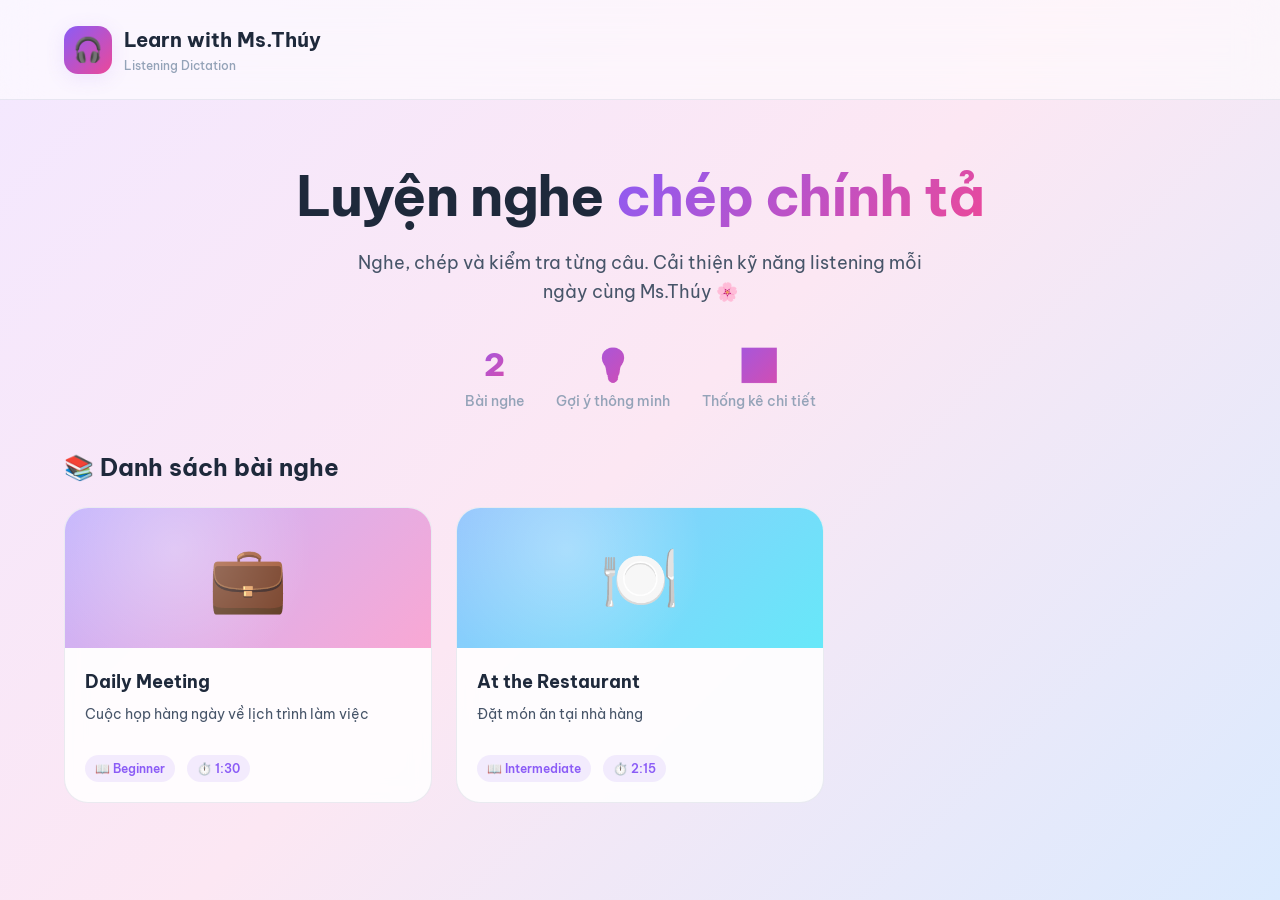
<file: index.html>
<!DOCTYPE html>
<html lang="vi">
<head>
<meta charset="UTF-8" />
<meta name="viewport" content="width=device-width, initial-scale=1.0" />
<title>Learn with Ms.Thúy - Luyện Nghe Chép Chính Tả</title>
<meta name="description" content="Website luyện nghe chép chính tả tiếng Anh chuyên nghiệp" />

<!-- Google Fonts -->
<link rel="preconnect" href="https://fonts.googleapis.com">
<link rel="preconnect" href="https://fonts.gstatic.com" crossorigin>
<link href="https://fonts.googleapis.com/css2?family=Be+Vietnam+Pro:wght@400;500;600;700;800&family=JetBrains+Mono:wght@400;600&display=swap" rel="stylesheet">

<link rel="stylesheet" href="styles.css" />
</head>
<body>

<!-- HEADER -->
<header class="header">
  <div class="container">
    <div class="header-content">
      <div class="logo">
        <div class="logo-icon">🎧</div>
        <div class="logo-text">
          Learn with Ms.Thúy
          <small>Listening Dictation</small>
        </div>
      </div>
    </div>
  </div>
</header>

<!-- HERO -->
<section class="hero">
  <div class="container">
    <h1>Luyện nghe <span class="text-gradient">chép chính tả</span></h1>
    <p>Nghe, chép và kiểm tra từng câu. Cải thiện kỹ năng listening mỗi ngày cùng Ms.Thúy 🌸</p>
    <div class="hero-stats">
      <div class="hero-stat">
        <div class="hero-stat-value" id="totalLessons">0</div>
        <div class="hero-stat-label">Bài nghe</div>
      </div>
      <div class="hero-stat">
        <div class="hero-stat-value">💡</div>
        <div class="hero-stat-label">Gợi ý thông minh</div>
      </div>
      <div class="hero-stat">
        <div class="hero-stat-value">📊</div>
        <div class="hero-stat-label">Thống kê chi tiết</div>
      </div>
    </div>
  </div>
</section>

<!-- COURSES LIST -->
<section class="container">
  <h2 class="section-title">📚 Danh sách bài nghe</h2>
  <div id="coursesList" class="courses-grid">
    <div class="loading">
      <div class="spinner"></div>
      <div>Đang tải danh sách bài nghe...</div>
    </div>
  </div>
</section>

<!-- Toast container -->
<div class="toast-container" id="toastContainer"></div>

<script src="script.js"></script>
<script>
/* =========================================================
   HOMEPAGE LOGIC
   ========================================================= */
async function loadArticles() {
  const container = document.getElementById('coursesList');

  try {
    const res = await fetch('data/articles.json?t=' + Date.now());
    if (!res.ok) throw new Error('Không thể tải articles.json');
    const articles = await res.json();

    document.getElementById('totalLessons').textContent = articles.length;

    if (!Array.isArray(articles) || articles.length === 0) {
      container.innerHTML = `
        <div class="empty-state" style="grid-column: 1/-1;">
          <div class="empty-state-icon">📭</div>
          <h3>Chưa có bài nghe nào</h3>
          <p>Vui lòng thêm file JSON vào thư mục data/</p>
        </div>`;
      return;
    }

    container.innerHTML = articles.map((article, index) => {
      const colorClasses = ['', 'blue', 'green', 'orange'];
      const colorClass = colorClasses[index % colorClasses.length];

      return `
        <div class="course-card" onclick="openLesson('${article.id}', '${article.dataFile}')">
          <div class="course-cover ${colorClass}">${article.emoji || '🎧'}</div>
          <div class="course-body">
            <div class="course-title">${escapeHtml(article.title)}</div>
            <div class="course-desc">${escapeHtml(article.description || '')}</div>
            <div class="course-meta">
              <span class="badge">📖 ${escapeHtml(article.level || 'All levels')}</span>
              <span class="badge">⏱️ ${escapeHtml(article.duration || '--')}</span>
            </div>
          </div>
        </div>
      `;
    }).join('');
  } catch (e) {
    console.error(e);
    container.innerHTML = `
      <div class="empty-state" style="grid-column: 1/-1;">
        <div class="empty-state-icon">⚠️</div>
        <h3>Lỗi tải dữ liệu</h3>
        <p style="margin-bottom: 16px;">${escapeHtml(e.message)}</p>
        <p style="font-size: 0.85rem;">Đảm bảo file <code>data/articles.json</code> tồn tại.</p>
      </div>`;
  }
}

function openLesson(id, dataFile) {
  window.location.href = `listening.html?id=${encodeURIComponent(id)}&data=${encodeURIComponent(dataFile)}`;
}

function escapeHtml(s) {
  return String(s).replace(/[&<>"']/g, c => ({'&':'&amp;','<':'&lt;','>':'&gt;','"':'&quot;',"'":'&#39;'}[c]));
}

// Init
loadArticles();
</script>

</body>
</html>
</file>
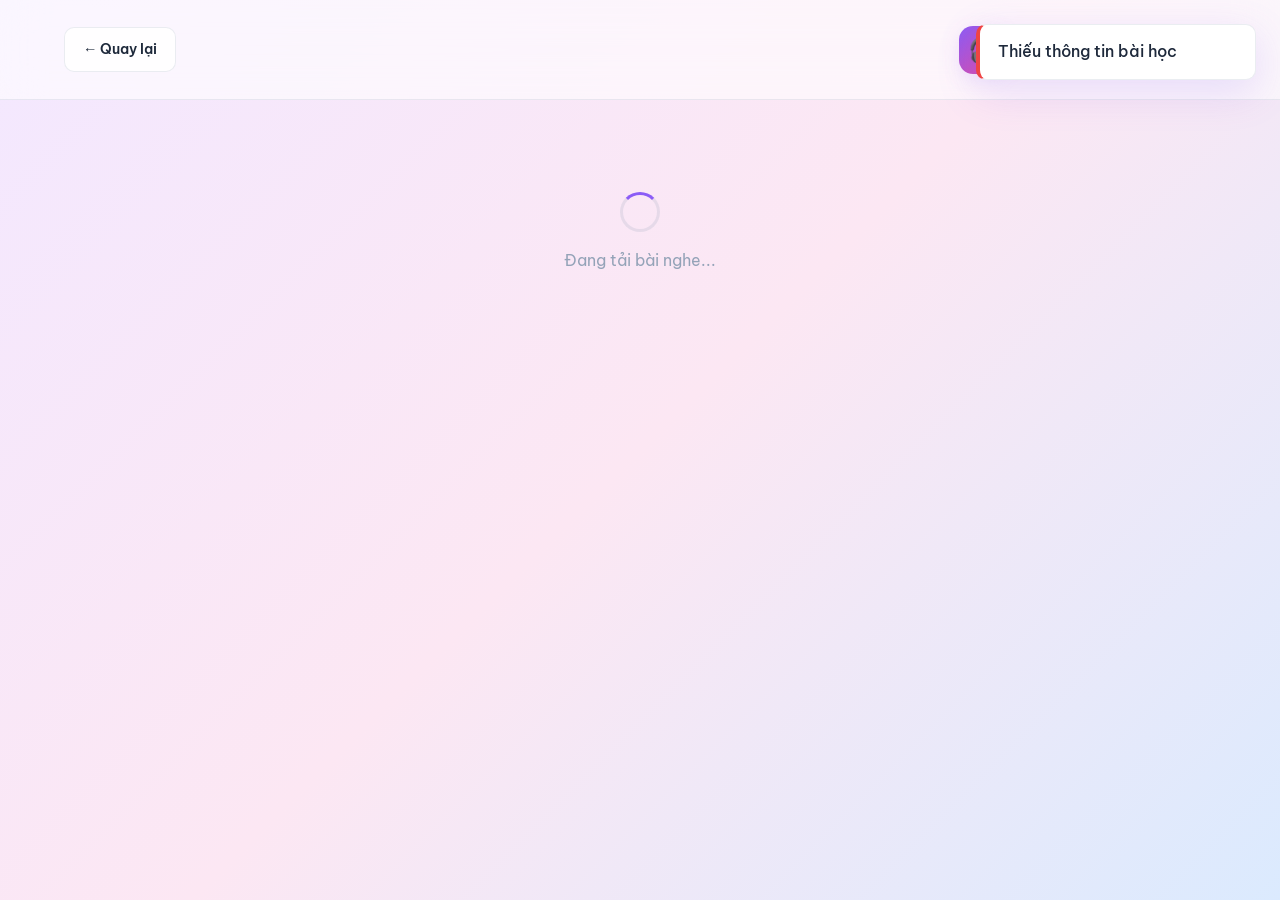
<file: listening.html>
<!DOCTYPE html>
<html lang="vi">
<head>
<meta charset="UTF-8" />
<meta name="viewport" content="width=device-width, initial-scale=1.0" />
<title>Luyện nghe - Learn with Ms.Thúy</title>
<link rel="preconnect" href="https://fonts.googleapis.com">
<link rel="preconnect" href="https://fonts.gstatic.com" crossorigin>
<link href="https://fonts.googleapis.com/css2?family=Be+Vietnam+Pro:wght@400;500;600;700;800&family=JetBrains+Mono:wght@400;600&display=swap" rel="stylesheet">
<link rel="stylesheet" href="styles.css" />
</head>
<body>

<header class="header">
  <div class="container">
    <div class="header-content">
      <a href="index.html" class="back-btn">← Quay lại</a>
      <div class="logo">
        <div class="logo-icon">🎧</div>
        <div class="logo-text">
          Learn with Ms.Thúy
          <small id="lessonTitle">Loading...</small>
        </div>
      </div>
    </div>
  </div>
</header>

<main class="listening-container">
  <div id="loadingState" class="loading">
    <div class="spinner"></div>
    <div>Đang tải bài nghe...</div>
  </div>

  <div id="lessonContent" style="display:none;">
    <div class="lesson-header">
      <div class="lesson-title">
        <span id="lessonEmoji">🎧</span>
        <span id="lessonTitleMain">Lesson Title</span>
      </div>
      <div class="lesson-progress">
        <span id="progressText">Câu 1/5</span>
        <div class="progress-bar">
          <div class="progress-fill" id="progressFill"></div>
        </div>
        <span id="progressPercent">0%</span>
      </div>
    </div>

    <div class="audio-player">
      <div class="player-main">
        <button class="play-btn" id="playBtn" onclick="togglePlay()">▶</button>
        <div class="player-info">
          <div class="waveform-container" id="waveformContainer">
            <div class="time-tooltip" id="timeTooltip">0:00</div>
            <div class="waveform" id="waveform"></div>
          </div>
          <div class="time-display">
            <span id="currentTime">0:00</span>
            <span id="duration">0:00</span>
          </div>
        </div>
      </div>
      <div class="player-controls">
        <div class="control-group">
          <button class="ctrl-btn" onclick="seekAudio(-5)">⏪ -5s</button>
          <button class="ctrl-btn" onclick="seekAudio(5)">+5s ⏩</button>
          <button class="ctrl-btn" onclick="replayAudio()">🔁 Replay</button>
        </div>
        <div class="control-group">
          <button class="ctrl-btn speed-btn" data-speed="0.5">0.5x</button>
          <button class="ctrl-btn speed-btn" data-speed="0.75">0.75x</button>
          <button class="ctrl-btn speed-btn active" data-speed="1">1x</button>
          <button class="ctrl-btn speed-btn" data-speed="1.25">1.25x</button>
          <button class="ctrl-btn speed-btn" data-speed="1.5">1.5x</button>
        </div>
      </div>
      <audio id="audioEl" preload="metadata"></audio>
    </div>

    <div class="sentence-card" id="sentenceCard">
      <div class="sentence-header">
        <div class="sentence-number">
          <span>📝</span>
          <span>Câu <span id="currentSentenceNum">1</span>/<span id="totalSentences">5</span></span>
        </div>
        <div class="sentence-translation" id="sentenceTranslation"></div>
      </div>

      <!-- KHUNG GÕ CHỮ TỪNG TỪ (Thay thế textarea cũ) -->
      <div class="hint-section" id="wordInputSection">
        <div class="hint-header">
          <span class="hint-title">⌨️ Gõ từng từ (Nhấn Space để qua từ tiếp)</span>
          <span class="hint-counter" id="hintCounter">💡 0/3</span>
        </div>
        <div class="hint-words-container" id="wordInputsContainer">
          <!-- Các ô input sẽ được render động tại đây -->
        </div>
      </div>

      <div class="sentence-result" id="sentenceResult"></div>

      <div class="action-row">
        <button class="btn btn-ghost" onclick="clearAllInputs()">🗑️ Xóa hết</button>
        <button class="btn btn-primary" id="checkBtn" onclick="checkCurrentSentence()">✅ Kiểm tra</button>
        <button class="btn btn-success" id="nextBtn" onclick="nextSentence()" style="display:none;">
          Câu tiếp theo →
        </button>
      </div>
    </div>

    <div id="finalResult" style="display:none;"></div>
  </div>
</main>

<div class="toast-container" id="toastContainer"></div>

<script src="script.js"></script>
<script src="script.js"></script>
<script>
const state = {
  lesson: null,
  currentSentenceIndex: 0,
  results: [],
  hintsUsedThisSentence: 0,
  isPlaying: false,
  audioEl: null
};

async function initLesson() {
  const params = new URLSearchParams(window.location.search);
  const dataFile = params.get('data');
  if (!dataFile) { toast('Thiếu thông tin bài học', 'error'); return; }

  try {
    const res = await fetch(dataFile + '?t=' + Date.now());
    if (!res.ok) throw new Error('Không thể tải ' + dataFile);
    const lesson = await res.json();

    state.lesson = lesson;
    state.audioEl = document.getElementById('audioEl');

    document.title = `${lesson.title} - Learn with Ms.Thúy`;
    document.getElementById('lessonTitle').textContent = lesson.title;
    document.getElementById('lessonTitleMain').textContent = lesson.title;
    document.getElementById('totalSentences').textContent = lesson.sentences.length;

    state.audioEl.src = lesson.audio;
    generateWaveform();
    loadCurrentSentence();

    document.getElementById('loadingState').style.display = 'none';
    document.getElementById('lessonContent').style.display = 'block';

    setupAudioEvents();
    setupSpeedButtons();
    setupInteractiveWaveform();

  } catch (e) {
    console.error(e);
    document.getElementById('loadingState').innerHTML = `
      <div class="empty-state-icon">⚠️</div>
      <h3>Lỗi tải bài học</h3>
      <p style="margin-bottom: 16px;">${escapeHtml(e.message)}</p>
      <a href="index.html" class="btn btn-primary" style="margin-top: 16px;">← Về trang chủ</a>
    `;
  }
}

// =========================================================
// RENDER Ô GÕ CHỮ TỪNG TỪ
// =========================================================
function loadCurrentSentence() {
  const sentence = state.lesson.sentences[state.currentSentenceIndex];
  if (!sentence) return;

  state.hintsUsedThisSentence = 0;
  document.getElementById('currentSentenceNum').textContent = state.currentSentenceIndex + 1;
  document.getElementById('sentenceTranslation').textContent = '💭 ' + (sentence.translation || '');
  document.getElementById('sentenceResult').classList.remove('show', 'correct', 'incorrect');
  document.getElementById('checkBtn').style.display = 'inline-flex';
  document.getElementById('checkBtn').disabled = false;
  document.getElementById('nextBtn').style.display = 'none';

  renderWordInputs();
  updateProgress();       // <-- ĐÃ BỔ SUNG LẠI
  updateHintCounter();
}

// HÀM CẬP NHẬT THANH TIẾN TRÌNH (Đã thêm lại)
function updateProgress() {
  const total = state.lesson.sentences.length;
  const current = state.currentSentenceIndex;
  const percent = Math.round((current / total) * 100);

  document.getElementById('progressText').textContent = `Câu ${current + 1}/${total}`;
  document.getElementById('progressPercent').textContent = percent + '%';
  document.getElementById('progressFill').style.width = percent + '%';
}

function updateHintCounter() {
  document.getElementById('hintCounter').textContent = `💡 ${state.hintsUsedThisSentence}/3`;
}

function renderWordInputs() {
  const sentence = state.lesson.sentences[state.currentSentenceIndex];
  const words = sentence.text.split(/\s+/);
  const container = document.getElementById('wordInputsContainer');
  container.innerHTML = '';

  words.forEach((word, index) => {
    const wrapper = document.createElement('div');
    wrapper.className = 'word-input-wrapper';

    const input = document.createElement('input');
    input.type = 'text';
    input.className = 'word-input';
    input.dataset.index = index;
    input.dataset.correct = word;
    input.size=Math.max(word.length,2);
input.placeholder="_".repeat(word.length);
    input.autocomplete = "off";
    input.spellcheck = false;
    
    input.addEventListener('keydown', (e) => handleWordKeydown(e, index, words.length));

    const btn = document.createElement('button');
    btn.className = 'hint-word-btn';
    btn.id = `hint-btn-${index}`;
    btn.innerHTML = '👁️';
    btn.title = 'Gợi ý từ này';
    btn.onclick = () => revealWord(index, word, input, btn);

    wrapper.appendChild(input);
    wrapper.appendChild(btn);
    container.appendChild(wrapper);
  });

  setTimeout(() => {
    const firstInput = container.querySelector('.word-input');
    if (firstInput) firstInput.focus();
  }, 100);
}

function handleWordKeydown(e, currentIndex, totalWords) {
  const inputs = document.querySelectorAll('.word-input');
  
  if (e.key === ' ' || e.key === 'Spacebar') {
    e.preventDefault();
    if (currentIndex < totalWords - 1) {
      inputs[currentIndex + 1].focus();
    }
  }
  else if (e.key === 'Backspace' && e.target.value === '') {
    e.preventDefault();
    if (currentIndex > 0) {
      inputs[currentIndex - 1].focus();
    }
  }
  else if (e.key === 'Enter') {
    e.preventDefault();
    if (currentIndex < totalWords - 1) {
      inputs[currentIndex + 1].focus();
    } else {
      checkCurrentSentence();
    }
  }
  else if (e.key === 'Tab') {
    e.preventDefault();
    const nextIndex = e.shiftKey ? currentIndex - 1 : currentIndex + 1;
    if (nextIndex >= 0 && nextIndex < totalWords) {
      inputs[nextIndex].focus();
    }
  }
}

// =========================================================
// LOGIC HINT (CON MẮT)
// =========================================================
function revealWord(index, correctWord, inputEl, btnEl) {
  if (inputEl.disabled) return;
  
  if (state.hintsUsedThisSentence >= 3) {
    toast('🚫 Bạn đã dùng hết 3 lượt Hint cho câu này.', 'warning');
    return;
  }

  inputEl.value = correctWord;
  inputEl.classList.add('revealed-by-hint');
  inputEl.disabled = true;

  btnEl.innerHTML = '✓';
  btnEl.classList.add('revealed');
  btnEl.disabled = true;

  state.hintsUsedThisSentence++;
  updateHintCounter();

  if (state.hintsUsedThisSentence >= 3) {
    disableAllHintButtons();
  }

  toast(`💡 Đã mở từ "${correctWord}"`, 'info');
  
  const inputs = document.querySelectorAll('.word-input');
  if (index < inputs.length - 1) {
    inputs[index + 1].focus();
  }
}

function disableAllHintButtons() {
  const buttons = document.querySelectorAll('.hint-word-btn');
  buttons.forEach(btn => {
    if (!btn.disabled) {
      btn.innerHTML = '🔒';
      btn.classList.add('locked');
      btn.disabled = true;
    }
  });
}

function clearAllInputs() {
  const inputs = document.querySelectorAll('.word-input:not(.revealed-by-hint)');
  inputs.forEach(input => { input.value = ''; });
  const firstInput = document.querySelector('.word-input');
  if (firstInput) firstInput.focus();
}

// =========================================================
// KIỂM TRA KẾT QUẢ (Ngưỡng 80%)
// =========================================================
function checkCurrentSentence() {
  const inputs = document.querySelectorAll('.word-input');
  let correctCount = 0;
  let html = '';
  let userAnswers = [];

  inputs.forEach((input) => {
    const userVal = normalizeWord(input.value);
    const correctVal = normalizeWord(input.dataset.correct);
    userAnswers.push(input.value);

    if (userVal === correctVal) {
      correctCount++;
      html += `<span class="word-correct">${escapeHtml(input.dataset.correct)}</span> `;
      input.classList.add('input-correct');
    } else {
      html += `<span class="word-wrong">${escapeHtml(input.value || '...')}</span> `;
      input.classList.add('input-wrong');
    }
    input.disabled = true;
  });

  const totalWords = inputs.length;
  const accuracy = totalWords > 0 ? (correctCount / totalWords) * 100 : 0;
  const isCorrect = accuracy >= 80;

  state.results.push({
    sentenceId: state.lesson.sentences[state.currentSentenceIndex].id,
    userAnswer: userAnswers.join(' '),
    correctAnswer: state.lesson.sentences[state.currentSentenceIndex].text,
    isCorrect: isCorrect,
    hintsUsed: state.hintsUsedThisSentence,
    accuracy: accuracy
  });

  const resultEl = document.getElementById('sentenceResult');
  resultEl.className = 'sentence-result show ' + (isCorrect ? 'correct' : 'incorrect');
  
  if (!isCorrect) {
    html += `<div class="correct-answer">✅ Đáp án đúng: <strong>${escapeHtml(state.lesson.sentences[state.currentSentenceIndex].text)}</strong><br><small>(Độ chính xác: ${accuracy.toFixed(0)}% - Cần ≥ 80%)</small></div>`;
  } else if (accuracy < 100) {
    html += `<div class="correct-answer" style="color: var(--warning);">⚠️ Chấp nhận (${accuracy.toFixed(0)}%). Đáp án gốc: <strong>${escapeHtml(state.lesson.sentences[state.currentSentenceIndex].text)}</strong></div>`;
  }
  
  resultEl.innerHTML = html;

  document.getElementById('checkBtn').disabled = true;
  disableAllHintButtons();

  const isLastSentence = state.currentSentenceIndex >= state.lesson.sentences.length - 1;
  const nextBtn = document.getElementById('nextBtn');
  nextBtn.style.display = 'inline-flex';
  nextBtn.textContent = isLastSentence ? '🏁 Xem kết quả' : 'Câu tiếp theo →';

  if (isCorrect) {
    toast(`✅ Chính xác! (${accuracy.toFixed(0)}%)`, 'success');
  } else {
    toast(`❌ Chưa đạt 80% (Hiện tại: ${accuracy.toFixed(0)}%)`, 'error');
  }
}

function normalizeWord(w) {
  return w.toLowerCase().replace(/[.,!?;:"()\[\]{}]/g, '').trim();
}

function nextSentence() {
  state.currentSentenceIndex++;
  if (state.currentSentenceIndex >= state.lesson.sentences.length) {
    showFinalResult();
  } else {
    loadCurrentSentence();
    document.getElementById('sentenceCard').scrollIntoView({ behavior: 'smooth', block: 'start' });
  }
}

// =========================================================
// FINAL RESULT
// =========================================================
function showFinalResult() {
  document.getElementById('sentenceCard').style.display = 'none';

  const totalSentences = state.lesson.sentences.length;
  const correctCount = state.results.filter(r => r.isCorrect).length;
  const incorrectCount = totalSentences - correctCount;
  const accuracy = Math.round((correctCount / totalSentences) * 100);
  const score = Math.round((correctCount / totalSentences) * 10 * 10) / 10;
  const totalHints = state.results.reduce((sum, r) => sum + r.hintsUsed, 0);

  const transcriptHtml = state.lesson.sentences.map((s, i) => {
    const result = state.results[i];
    const lineClass = result.isCorrect ? 'correct-line' : 'incorrect-line';
    const icon = result.isCorrect ? '✅' : '❌';
    return `
      <div class="transcript-line ${lineClass}">
        <span class="line-number">${icon} ${i + 1}</span>
        <div>
          <div>${escapeHtml(s.text)}</div>
          ${!result.isCorrect ? `<div style="font-size:0.85rem; color:var(--text-muted); margin-top:4px;">
            Bạn gõ: <em>${escapeHtml(result.userAnswer)}</em> (${result.accuracy.toFixed(0)}%)
          </div>` : ''}
        </div>
      </div>
    `;
  }).join('');

  let scoreMessage = '', scoreEmoji = '';
  if (score === 10) { scoreMessage = 'Xuất sắc! Perfect score!'; scoreEmoji = '🏆'; }
  else if (score >= 8) { scoreMessage = 'Rất giỏi! Tiếp tục phát huy!'; scoreEmoji = '🌟'; }
  else if (score >= 6) { scoreMessage = 'Khá tốt! Cố gắng thêm nhé!'; scoreEmoji = '💪'; }
  else if (score >= 4) { scoreMessage = 'Cần cải thiện thêm!'; scoreEmoji = '📚'; }
  else { scoreMessage = 'Đừng nản, hãy thử lại nhé!'; scoreEmoji = '🌱'; }

  const resultContainer = document.getElementById('finalResult');
  resultContainer.style.display = 'block';
  resultContainer.innerHTML = `
    <div class="result-container">
      <div style="font-size: 4rem; margin-bottom: 16px;">${scoreEmoji}</div>
      <h2 style="margin-bottom: 8px;">${scoreMessage}</h2>
      <p style="color: var(--text-secondary); margin-bottom: 24px;">Bạn đã hoàn thành bài nghe "${escapeHtml(state.lesson.title)}"</p>
      <div class="result-score">
        <div class="result-score-value" id="animatedScore">0</div>
        <div class="result-score-label">Điểm trên 10</div>
      </div>
      <div class="result-stats">
        <div class="result-stat"><div class="result-stat-value" style="color: var(--success);">${correctCount}</div><div class="result-stat-label">Câu đúng ✅</div></div>
        <div class="result-stat"><div class="result-stat-value" style="color: var(--danger);">${incorrectCount}</div><div class="result-stat-label">Câu sai ❌</div></div>
        <div class="result-stat"><div class="result-stat-value">${totalSentences}</div><div class="result-stat-label">Tổng số câu</div></div>
        <div class="result-stat"><div class="result-stat-value">${accuracy}%</div><div class="result-stat-label">Độ chính xác</div></div>
        <div class="result-stat"><div class="result-stat-value" style="color: var(--warning);">${totalHints}</div><div class="result-stat-label">Hint đã dùng 💡</div></div>
      </div>
      <div class="full-transcript">
        <h3>📜 Full Transcript</h3>
        ${transcriptHtml}
      </div>
      <div class="action-row" style="justify-content: center; margin-top: 32px;">
        <button class="btn btn-primary" onclick="retryLesson()">🔁 Làm lại</button>
        <a href="index.html" class="btn btn-ghost">🏠 Về trang chủ</a>
      </div>
    </div>
  `;

  animateScore(score);
  resultContainer.scrollIntoView({ behavior: 'smooth', block: 'start' });
}

function animateScore(target) {
  const el = document.getElementById('animatedScore');
  const duration = 1500;
  const startTime = performance.now();
  function update(now) {
    const elapsed = now - startTime;
    const progress = Math.min(elapsed / duration, 1);
    const eased = 1 - Math.pow(1 - progress, 3);
    el.textContent = (target * eased).toFixed(1);
    if (progress < 1) requestAnimationFrame(update);
    else el.textContent = target.toFixed(1);
  }
  requestAnimationFrame(update);
}

function retryLesson() {
  state.currentSentenceIndex = 0;
  state.results = [];
  document.getElementById('finalResult').style.display = 'none';
  document.getElementById('sentenceCard').style.display = 'block';
  loadCurrentSentence();
  window.scrollTo({ top: 0, behavior: 'smooth' });
}

// =========================================================
// AUDIO & UTILS
// =========================================================
function setupInteractiveWaveform() {
  const container = document.getElementById('waveformContainer');
  const tooltip = document.getElementById('timeTooltip');
  const audio = state.audioEl;

  container.addEventListener('click', (e) => {
    if (!audio.duration || isNaN(audio.duration)) return;
    const rect = container.getBoundingClientRect();
    const ratio = Math.max(0, Math.min(1, (e.clientX - rect.left) / rect.width));
    audio.currentTime = ratio * audio.duration;
    if (audio.paused) {
      audio.play().catch(() => {});
      document.getElementById('playBtn').textContent = '⏸';
      state.isPlaying = true;
    }
  });

  container.addEventListener('mousemove', (e) => {
    if (!audio.duration || isNaN(audio.duration)) return;
    const rect = container.getBoundingClientRect();
    const ratio = Math.max(0, Math.min(1, (e.clientX - rect.left) / rect.width));
    tooltip.textContent = formatTime(ratio * audio.duration);
    tooltip.style.left = `${e.clientX - rect.left}px`;
    tooltip.classList.add('visible');
  });

  container.addEventListener('mouseleave', () => tooltip.classList.remove('visible'));
}

function setupAudioEvents() {
  const audio = state.audioEl;
  audio.addEventListener('timeupdate', function() {
    document.getElementById('currentTime').textContent = formatTime(this.currentTime);
    document.getElementById('duration').textContent = formatTime(this.duration || 0);
    const bars = document.querySelectorAll('.wave-bar');
    const progress = this.duration ? this.currentTime / this.duration : 0;
    const activeCount = Math.floor(progress * bars.length);
    bars.forEach((bar, i) => bar.classList.toggle('active', i < activeCount));
  });
  audio.addEventListener('ended', () => {
    document.getElementById('playBtn').textContent = '▶';
    state.isPlaying = false;
  });
  audio.addEventListener('error', () => toast('⚠️ Lỗi tải audio', 'error'));
}

function togglePlay() {
  const audio = state.audioEl;
  const btn = document.getElementById('playBtn');
  if (audio.paused) {
    audio.play().then(() => { btn.textContent = '⏸'; state.isPlaying = true; })
      .catch(e => toast('Lỗi phát audio', 'error'));
  } else {
    audio.pause(); btn.textContent = '▶'; state.isPlaying = false;
  }
}

function seekAudio(seconds) {
  const audio = state.audioEl;
  if (audio.src && !isNaN(audio.duration)) {
    audio.currentTime = Math.max(0, Math.min(audio.duration, audio.currentTime + seconds));
  }
}

function replayAudio() {
  const audio = state.audioEl;
  if (audio.src) { audio.currentTime = 0; audio.play().catch(() => {}); }
}

function setupSpeedButtons() {
  document.querySelectorAll('.speed-btn').forEach(btn => {
    btn.addEventListener('click', () => {
      document.querySelectorAll('.speed-btn').forEach(b => b.classList.remove('active'));
      btn.classList.add('active');
      state.audioEl.playbackRate = parseFloat(btn.dataset.speed);
    });
  });
}

function generateWaveform() {
  const waveform = document.getElementById('waveform');
  waveform.innerHTML = '';
  for (let i = 0; i < 80; i++) {
    const bar = document.createElement('div');
    bar.className = 'wave-bar';
    bar.style.height = (20 + Math.random() * 80) + '%';
    waveform.appendChild(bar);
  }
}

function formatTime(s) {
  if (!s || isNaN(s)) return '0:00';
  return `${Math.floor(s / 60)}:${Math.floor(s % 60).toString().padStart(2, '0')}`;
}

function escapeHtml(s) {
  return String(s).replace(/[&<>"']/g, c => ({'&':'&amp;','<':'&lt;','>':'&gt;','"':'&quot;',"'":'&#39;'}[c]));
}

function toast(msg, type = 'info') {
  const container = document.getElementById('toastContainer');
  if (!container) return;
  const el = document.createElement('div');
  el.className = `toast ${type}`;
  el.textContent = msg;
  container.appendChild(el);
  setTimeout(() => {
    el.style.opacity = '0'; el.style.transform = 'translateX(100%)'; el.style.transition = 'all 0.3s ease';
    setTimeout(() => el.remove(), 300);
  }, 3000);
}

// Khởi chạy
initLesson();
</script>
</body>
</html>
</file>
<file: styles.css>
/* =========================================================
   DESIGN SYSTEM - Pastel Gradient Theme
   ========================================================= */
:root {
  /* Pastel Colors */
  --pastel-purple: #c4b5fd;
  --pastel-pink: #f9a8d4;
  --pastel-blue: #93c5fd;
  --pastel-cyan: #67e8f9;
  --pastel-green: #86efac;
  --pastel-yellow: #fde68a;
  --pastel-orange: #fdba74;

  /* Primary Palette */
  --primary: #8b5cf6;
  --primary-dark: #7c3aed;
  --primary-light: #a78bfa;
  --secondary: #ec4899;
  --accent: #06b6d4;

  /* Semantic */
  --success: #10b981;
  --danger: #ef4444;
  --warning: #f59e0b;
  --info: #3b82f6;

  /* Backgrounds */
  --bg-gradient: linear-gradient(135deg, #f3e8ff 0%, #fce7f3 50%, #dbeafe 100%);
  --bg-card: rgba(255, 255, 255, 0.85);
  --bg-card-solid: #ffffff;
  --bg-elevated: #ffffff;

  /* Text */
  --text-primary: #1e293b;
  --text-secondary: #475569;
  --text-muted: #94a3b8;
  --text-inverse: #ffffff;

  /* Border & Shadow */
  --border: rgba(148, 163, 184, 0.2);
  --border-strong: rgba(148, 163, 184, 0.4);
  --shadow-sm: 0 2px 8px rgba(139, 92, 246, 0.08);
  --shadow: 0 4px 20px rgba(139, 92, 246, 0.12);
  --shadow-lg: 0 12px 40px rgba(139, 92, 246, 0.18);
  --shadow-glow: 0 0 30px rgba(139, 92, 246, 0.3);

  /* Radius */
  --radius-sm: 10px;
  --radius: 16px;
  --radius-lg: 24px;
  --radius-xl: 32px;

  /* Transitions */
  --transition: all 0.3s cubic-bezier(0.4, 0, 0.2, 1);
  --transition-fast: all 0.15s cubic-bezier(0.4, 0, 0.2, 1);
}

/* =========================================================
   RESET & BASE
   ========================================================= */
* {
  box-sizing: border-box;
  margin: 0;
  padding: 0;
}

html { scroll-behavior: smooth; }

body {
  font-family: 'Be Vietnam Pro', 'Inter', -apple-system, BlinkMacSystemFont, sans-serif;
  background: var(--bg-gradient);
  background-attachment: fixed;
  color: var(--text-primary);
  line-height: 1.6;
  min-height: 100vh;
  -webkit-font-smoothing: antialiased;
}

button {
  font-family: inherit;
  cursor: pointer;
  border: none;
  background: none;
  color: inherit;
}

input, textarea {
  font-family: inherit;
}

a {
  color: inherit;
  text-decoration: none;
}

/* =========================================================
   TYPOGRAPHY
   ========================================================= */
h1, h2, h3, h4 {
  font-weight: 700;
  line-height: 1.3;
  color: var(--text-primary);
}

h1 { font-size: 2.5rem; }
h2 { font-size: 1.875rem; }
h3 { font-size: 1.5rem; }
h4 { font-size: 1.125rem; }

.text-gradient {
  background: linear-gradient(135deg, var(--primary), var(--secondary));
  -webkit-background-clip: text;
  -webkit-text-fill-color: transparent;
  background-clip: text;
}

/* =========================================================
   LAYOUT
   ========================================================= */
.container {
  max-width: 1200px;
  margin: 0 auto;
  padding: 0 24px;
}

/* =========================================================
   HEADER
   ========================================================= */
.header {
  padding: 24px 0;
  background: rgba(255, 255, 255, 0.6);
  backdrop-filter: blur(20px);
  -webkit-backdrop-filter: blur(20px);
  border-bottom: 1px solid var(--border);
  position: sticky;
  top: 0;
  z-index: 100;
}

.header-content {
  display: flex;
  align-items: center;
  justify-content: space-between;
  gap: 16px;
}

.logo {
  display: flex;
  align-items: center;
  gap: 12px;
  font-weight: 700;
  font-size: 1.25rem;
}

.logo-icon {
  width: 48px;
  height: 48px;
  background: linear-gradient(135deg, var(--primary), var(--secondary));
  border-radius: 14px;
  display: flex;
  align-items: center;
  justify-content: center;
  font-size: 1.5rem;
  box-shadow: var(--shadow);
  transition: var(--transition);
}

.logo:hover .logo-icon {
  transform: rotate(-10deg) scale(1.05);
}

.logo-text small {
  display: block;
  font-size: 0.75rem;
  color: var(--text-muted);
  font-weight: 500;
}

.back-btn {
  display: inline-flex;
  align-items: center;
  gap: 8px;
  padding: 10px 18px;
  background: var(--bg-card);
  border: 1px solid var(--border);
  border-radius: var(--radius-sm);
  font-weight: 600;
  font-size: 0.9rem;
  transition: var(--transition);
}

.back-btn:hover {
  background: var(--primary);
  color: white;
  transform: translateX(-4px);
  box-shadow: var(--shadow);
}

/* =========================================================
   HERO SECTION (Homepage)
   ========================================================= */
.hero {
  padding: 60px 0 40px;
  text-align: center;
}

.hero h1 {
  font-size: clamp(2rem, 5vw, 3.5rem);
  margin-bottom: 16px;
  letter-spacing: -0.02em;
}

.hero p {
  font-size: 1.125rem;
  color: var(--text-secondary);
  max-width: 600px;
  margin: 0 auto 32px;
}

.hero-stats {
  display: flex;
  justify-content: center;
  gap: 32px;
  flex-wrap: wrap;
  margin-top: 32px;
}

.hero-stat {
  text-align: center;
}

.hero-stat-value {
  font-size: 2rem;
  font-weight: 800;
  background: linear-gradient(135deg, var(--primary), var(--secondary));
  -webkit-background-clip: text;
  -webkit-text-fill-color: transparent;
  background-clip: text;
}

.hero-stat-label {
  font-size: 0.875rem;
  color: var(--text-muted);
  font-weight: 500;
}

/* =========================================================
   COURSE GRID
   ========================================================= */
.section-title {
  font-size: 1.5rem;
  margin-bottom: 24px;
  display: flex;
  align-items: center;
  gap: 12px;
}

.courses-grid {
  display: grid;
  grid-template-columns: repeat(auto-fill, minmax(300px, 1fr));
  gap: 24px;
  padding-bottom: 60px;
}

.course-card {
  background: var(--bg-card);
  backdrop-filter: blur(10px);
  border: 1px solid var(--border);
  border-radius: var(--radius-lg);
  overflow: hidden;
  cursor: pointer;
  transition: var(--transition);
  position: relative;
}

.course-card:hover {
  transform: translateY(-8px);
  box-shadow: var(--shadow-lg);
  border-color: var(--primary-light);
}

.course-cover {
  height: 140px;
  background: linear-gradient(135deg, var(--pastel-purple), var(--pastel-pink));
  display: flex;
  align-items: center;
  justify-content: center;
  font-size: 4rem;
  position: relative;
  overflow: hidden;
}

.course-cover::before {
  content: '';
  position: absolute;
  inset: 0;
  background: radial-gradient(circle at 30% 30%, rgba(255,255,255,0.3), transparent 50%);
}

.course-cover.blue { background: linear-gradient(135deg, var(--pastel-blue), var(--pastel-cyan)); }
.course-cover.green { background: linear-gradient(135deg, var(--pastel-green), var(--pastel-yellow)); }
.course-cover.orange { background: linear-gradient(135deg, var(--pastel-orange), var(--pastel-pink)); }

.course-body {
  padding: 20px;
}

.course-title {
  font-size: 1.125rem;
  font-weight: 700;
  margin-bottom: 6px;
}

.course-desc {
  font-size: 0.875rem;
  color: var(--text-secondary);
  margin-bottom: 12px;
  min-height: 40px;
}

.course-meta {
  display: flex;
  gap: 12px;
  flex-wrap: wrap;
  font-size: 0.75rem;
  color: var(--text-muted);
}

.badge {
  display: inline-flex;
  align-items: center;
  gap: 4px;
  padding: 4px 10px;
  background: rgba(139, 92, 246, 0.1);
  color: var(--primary);
  border-radius: 20px;
  font-weight: 600;
}

/* =========================================================
   LISTENING PAGE - LAYOUT
   ========================================================= */
.listening-container {
  max-width: 900px;
  margin: 0 auto;
  padding: 32px 24px 80px;
}

.lesson-header {
  background: var(--bg-card);
  backdrop-filter: blur(10px);
  border: 1px solid var(--border);
  border-radius: var(--radius-lg);
  padding: 24px;
  margin-bottom: 24px;
  box-shadow: var(--shadow-sm);
}

.lesson-title {
  font-size: 1.5rem;
  margin-bottom: 8px;
  display: flex;
  align-items: center;
  gap: 12px;
}

.lesson-progress {
  display: flex;
  align-items: center;
  justify-content: space-between;
  margin-top: 16px;
  font-size: 0.875rem;
  color: var(--text-secondary);
}

.progress-bar {
  flex: 1;
  height: 8px;
  background: rgba(148, 163, 184, 0.2);
  border-radius: 4px;
  overflow: hidden;
  margin: 0 16px;
}

.progress-fill {
  height: 100%;
  background: linear-gradient(90deg, var(--primary), var(--secondary));
  border-radius: 4px;
  transition: width 0.5s ease;
  width: 0%;
}

/* =========================================================
   AUDIO PLAYER
   ========================================================= */
.audio-player {
  background: var(--bg-card);
  backdrop-filter: blur(10px);
  border: 1px solid var(--border);
  border-radius: var(--radius-lg);
  padding: 24px;
  margin-bottom: 24px;
  box-shadow: var(--shadow-sm);
}

.player-main {
  display: flex;
  align-items: center;
  gap: 20px;
  margin-bottom: 20px;
}

.play-btn {
  width: 64px;
  height: 64px;
  border-radius: 50%;
  background: linear-gradient(135deg, var(--primary), var(--secondary));
  color: white;
  font-size: 1.5rem;
  display: flex;
  align-items: center;
  justify-content: center;
  flex-shrink: 0;
  box-shadow: 0 8px 24px rgba(139, 92, 246, 0.4);
  transition: var(--transition);
}

.play-btn:hover {
  transform: scale(1.08);
  box-shadow: 0 12px 32px rgba(139, 92, 246, 0.5);
}

.play-btn:active {
  transform: scale(0.95);
}

.player-info {
  flex: 1;
  min-width: 0;
}

.waveform {
  height: 50px;
  display: flex;
  align-items: center;
  gap: 2px;
  margin-bottom: 8px;
}

.wave-bar {
  flex: 1;
  background: rgba(148, 163, 184, 0.3);
  border-radius: 2px;
  min-height: 4px;
  transition: background 0.2s;
}

.wave-bar.active {
  background: linear-gradient(180deg, var(--primary), var(--secondary));
}

.time-display {
  display: flex;
  justify-content: space-between;
  font-family: 'JetBrains Mono', monospace;
  font-size: 0.8rem;
  color: var(--text-muted);
}

.player-controls {
  display: flex;
  align-items: center;
  justify-content: space-between;
  gap: 12px;
  flex-wrap: wrap;
  padding-top: 16px;
  border-top: 1px solid var(--border);
}

.control-group {
  display: flex;
  gap: 8px;
  flex-wrap: wrap;
}

.ctrl-btn {
  padding: 8px 14px;
  background: rgba(139, 92, 246, 0.08);
  border: 1px solid rgba(139, 92, 246, 0.2);
  border-radius: 10px;
  font-size: 0.85rem;
  font-weight: 600;
  color: var(--primary-dark);
  transition: var(--transition);
}

.ctrl-btn:hover {
  background: var(--primary);
  color: white;
  transform: translateY(-2px);
  box-shadow: var(--shadow-sm);
}

.ctrl-btn.active {
  background: linear-gradient(135deg, var(--primary), var(--secondary));
  color: white;
  border-color: transparent;
}

/* =========================================================
   SENTENCE CARD
   ========================================================= */
.sentence-card {
  background: var(--bg-card);
  backdrop-filter: blur(10px);
  border: 1px solid var(--border);
  border-radius: var(--radius-lg);
  padding: 28px;
  margin-bottom: 24px;
  box-shadow: var(--shadow-sm);
  animation: slideUp 0.4s ease;
}

@keyframes slideUp {
  from { opacity: 0; transform: translateY(20px); }
  to { opacity: 1; transform: translateY(0); }
}

.sentence-header {
  display: flex;
  align-items: center;
  justify-content: space-between;
  margin-bottom: 20px;
  flex-wrap: wrap;
  gap: 12px;
}

.sentence-number {
  display: inline-flex;
  align-items: center;
  gap: 8px;
  padding: 6px 14px;
  background: linear-gradient(135deg, var(--primary), var(--secondary));
  color: white;
  border-radius: 20px;
  font-weight: 700;
  font-size: 0.9rem;
}

.sentence-translation {
  font-size: 0.9rem;
  color: var(--text-secondary);
  font-style: italic;
}

.dictation-input {
  width: 100%;
  min-height: 80px;
  padding: 16px 20px;
  border: 2px solid var(--border);
  border-radius: var(--radius);
  background: rgba(255, 255, 255, 0.6);
  color: var(--text-primary);
  font-size: 1.1rem;
  line-height: 1.6;
  transition: var(--transition);
  font-family: 'JetBrains Mono', 'Courier New', monospace;
  resize: vertical;
}

.dictation-input:focus {
  outline: none;
  border-color: var(--primary);
  background: white;
  box-shadow: 0 0 0 4px rgba(139, 92, 246, 0.15);
}

.dictation-input:disabled {
  background: rgba(148, 163, 184, 0.1);
  cursor: not-allowed;
}


/* =========================================================
   WORD-BY-WORD INPUT SYSTEM (Thay thế Hint cũ)
   ========================================================= */
.hint-section {
  margin-top: 20px;
  padding: 24px 20px;
  background: linear-gradient(135deg, rgba(139, 92, 246, 0.05), rgba(236, 72, 153, 0.05));
  border: 1px solid rgba(139, 92, 246, 0.15);
  border-radius: var(--radius);
}

.hint-header {
  display: flex;
  align-items: center;
  justify-content: space-between;
  margin-bottom: 20px;
}

.hint-title {
  font-weight: 700;
  font-size: 1rem;
  color: var(--text-primary);
  display: flex;
  align-items: center;
  gap: 8px;
}

.hint-counter {
  display: inline-flex;
  align-items: center;
  gap: 6px;
  padding: 6px 14px;
  background: rgba(245, 158, 11, 0.15);
  color: var(--warning);
  border-radius: 20px;
  font-size: 0.9rem;
  font-weight: 700;
}

.hint-words-container {
  display: flex;
  flex-wrap: wrap;
  gap: 12px;
  justify-content: center;
  align-items: flex-end; /* Căn dưới để nút eye thẳng hàng */
}

.word-input-wrapper {
  display: flex;
  flex-direction: column;
  align-items: center;
  gap: 8px;
  min-width: 60px;
  position: relative;
}

/* Ô input gõ chữ */
.word-input {
  width: auto;
  min-width: 40px;
  max-width: 180px;
  padding: 8px 4px;
  background: transparent;
  border: none;
  border-bottom: 2px solid var(--border-strong);
  color: var(--text-primary);
  font-family: 'JetBrains Mono', monospace;
  font-size: 1rem;
  font-weight: 600;
  text-align: center;
  transition: all 0.2s ease;
  outline: none;
}

.word-input::placeholder {
  color: var(--text-muted);
  opacity: 0.5;
  font-weight: 400;
}

.word-input:focus {
  border-bottom-color: var(--primary);
  background: rgba(139, 92, 246, 0.05);
  transform: scale(1.05);
}

/* Khi từ được gợi ý bằng mắt */
.word-input.revealed-by-hint {
  color: var(--primary);
  border-bottom-color: var(--primary);
  background: rgba(139, 92, 246, 0.1);
  font-weight: 700;
}

/* Kết quả sau khi check */
.word-input.input-correct {
  border-bottom-color: var(--success);
  color: var(--success);
  background: rgba(16, 185, 129, 0.1);
}

.word-input.input-wrong {
  border-bottom-color: var(--danger);
  color: var(--danger);
  background: rgba(239, 68, 68, 0.1);
  text-decoration: line-through;
}

/* Nút con mắt / checkmark */
.hint-word-btn {
  width: 32px;
  height: 32px;
  border-radius: 50%;
  background: var(--bg-card-solid);
  border: 1px solid var(--border);
  color: var(--text-muted);
  font-size: 0.9rem;
  display: flex;
  align-items: center;
  justify-content: center;
  cursor: pointer;
  transition: all 0.2s ease;
}

.hint-word-btn:hover:not(:disabled) {
  background: var(--primary);
  color: white;
  border-color: var(--primary);
  transform: translateY(-2px);
  box-shadow: 0 4px 8px rgba(139, 92, 246, 0.3);
}

.hint-word-btn.revealed {
  background: var(--success);
  color: white;
  border-color: var(--success);
  cursor: default;
}

.hint-word-btn.locked {
  background: var(--border);
  color: var(--text-muted);
  cursor: not-allowed;
  opacity: 0.6;
}

.hint-word-btn:disabled {
  cursor: not-allowed;
}

/* Responsive cho mobile */
@media (max-width: 768px) {
  .hint-words-container {
    gap: 8px;
  }
  .word-input-wrapper {
    min-width: 50px;
  }
  .word-input {
    font-size: 0.9rem;
    padding: 6px 2px;
  }
  .hint-word-btn {
    width: 28px;
    height: 28px;
    font-size: 0.8rem;
  }
}

/* Result display for current sentence */
.sentence-result {
  margin-top: 16px;
  padding: 16px 20px;
  border-radius: var(--radius);
  font-family: 'JetBrains Mono', monospace;
  font-size: 1rem;
  line-height: 2;
  display: none;
}

.sentence-result.show { display: block; animation: fadeIn 0.4s ease; }

.sentence-result.correct {
  background: linear-gradient(135deg, rgba(16, 185, 129, 0.1), rgba(52, 211, 153, 0.05));
  border: 1px solid rgba(16, 185, 129, 0.3);
}

.sentence-result.incorrect {
  background: linear-gradient(135deg, rgba(239, 68, 68, 0.08), rgba(248, 113, 113, 0.04));
  border: 1px solid rgba(239, 68, 68, 0.3);
}

.word-correct {
  color: var(--success);
  font-weight: 600;
}

.word-wrong {
  color: var(--danger);
  text-decoration: line-through;
  font-weight: 600;
  position: relative;
}

.word-missing {
  color: var(--warning);
  font-style: italic;
  opacity: 0.7;
}

.correct-answer {
  margin-top: 12px;
  padding-top: 12px;
  border-top: 1px dashed rgba(148, 163, 184, 0.3);
  font-size: 0.9rem;
  color: var(--text-secondary);
}

.correct-answer strong {
  color: var(--success);
}

/* =========================================================
   ACTION BUTTONS
   ========================================================= */
.action-row {
  display: flex;
  gap: 12px;
  flex-wrap: wrap;
  margin-top: 20px;
}

.btn {
  display: inline-flex;
  align-items: center;
  justify-content: center;
  gap: 8px;
  padding: 12px 22px;
  border-radius: var(--radius-sm);
  font-weight: 600;
  font-size: 0.95rem;
  transition: var(--transition);
  position: relative;
  overflow: hidden;
}

.btn-primary {
  background: linear-gradient(135deg, var(--primary), var(--secondary));
  color: white;
  box-shadow: 0 4px 16px rgba(139, 92, 246, 0.3);
}

.btn-primary:hover {
  transform: translateY(-2px);
  box-shadow: 0 8px 24px rgba(139, 92, 246, 0.4);
}

.btn-ghost {
  background: var(--bg-card);
  color: var(--text-primary);
  border: 1px solid var(--border);
}

.btn-ghost:hover {
  background: var(--primary);
  color: white;
  border-color: var(--primary);
  transform: translateY(-2px);
}

.btn-success {
  background: linear-gradient(135deg, var(--success), #34d399);
  color: white;
  box-shadow: 0 4px 16px rgba(16, 185, 129, 0.3);
}

.btn-success:hover {
  transform: translateY(-2px);
  box-shadow: 0 8px 24px rgba(16, 185, 129, 0.4);
}

.btn:disabled {
  opacity: 0.5;
  cursor: not-allowed;
  transform: none !important;
}

.hint-counter {
  display: inline-flex;
  align-items: center;
  gap: 6px;
  padding: 4px 12px;
  background: rgba(245, 158, 11, 0.1);
  color: var(--warning);
  border-radius: 20px;
  font-size: 0.8rem;
  font-weight: 700;
}

/* =========================================================
   FINAL RESULT PAGE
   ========================================================= */
.result-container {
  background: var(--bg-card);
  backdrop-filter: blur(10px);
  border: 1px solid var(--border);
  border-radius: var(--radius-xl);
  padding: 40px;
  margin-top: 32px;
  box-shadow: var(--shadow-lg);
  text-align: center;
  animation: slideUp 0.6s ease;
}

.result-score {
  display: inline-block;
  padding: 32px 48px;
  background: linear-gradient(135deg, var(--primary), var(--secondary));
  border-radius: var(--radius-xl);
  color: white;
  margin-bottom: 32px;
  box-shadow: var(--shadow-glow);
}

.result-score-value {
  font-size: 5rem;
  font-weight: 800;
  line-height: 1;
  letter-spacing: -0.02em;
}

.result-score-label {
  font-size: 1rem;
  opacity: 0.9;
  margin-top: 8px;
}

.result-stats {
  display: grid;
  grid-template-columns: repeat(auto-fit, minmax(140px, 1fr));
  gap: 16px;
  margin-bottom: 32px;
}

.result-stat {
  padding: 20px;
  background: rgba(139, 92, 246, 0.05);
  border: 1px solid var(--border);
  border-radius: var(--radius);
}

.result-stat-value {
  font-size: 2rem;
  font-weight: 800;
  color: var(--primary);
}

.result-stat-label {
  font-size: 0.85rem;
  color: var(--text-muted);
  margin-top: 4px;
}

.full-transcript {
  text-align: left;
  margin-top: 32px;
  padding: 24px;
  background: rgba(139, 92, 246, 0.03);
  border: 1px solid var(--border);
  border-radius: var(--radius);
}

.full-transcript h3 {
  margin-bottom: 16px;
  font-size: 1.125rem;
}

.transcript-line {
  padding: 10px 14px;
  margin-bottom: 8px;
  border-radius: var(--radius-sm);
  font-family: 'JetBrains Mono', monospace;
  font-size: 0.95rem;
  line-height: 1.6;
  display: flex;
  gap: 12px;
  align-items: flex-start;
}

.transcript-line.correct-line {
  background: rgba(16, 185, 129, 0.08);
  border-left: 3px solid var(--success);
}

.transcript-line.incorrect-line {
  background: rgba(239, 68, 68, 0.06);
  border-left: 3px solid var(--danger);
}

.line-number {
  font-weight: 700;
  color: var(--text-muted);
  flex-shrink: 0;
  min-width: 32px;
}

/* =========================================================
   TOAST
   ========================================================= */
.toast-container {
  position: fixed;
  top: 24px;
  right: 24px;
  z-index: 2000;
  display: flex;
  flex-direction: column;
  gap: 10px;
}

.toast {
  background: var(--bg-card-solid);
  border: 1px solid var(--border);
  border-left: 4px solid var(--primary);
  border-radius: var(--radius-sm);
  padding: 14px 18px;
  box-shadow: var(--shadow-lg);
  min-width: 280px;
  animation: slideIn 0.3s ease;
  font-weight: 500;
}

.toast.success { border-left-color: var(--success); }
.toast.error { border-left-color: var(--danger); }
.toast.warning { border-left-color: var(--warning); }

@keyframes slideIn {
  from { transform: translateX(100%); opacity: 0; }
  to { transform: translateX(0); opacity: 1; }
}

/* =========================================================
   LOADING
   ========================================================= */
.loading {
  display: flex;
  flex-direction: column;
  align-items: center;
  justify-content: center;
  padding: 60px 20px;
  color: var(--text-muted);
}

.spinner {
  width: 40px;
  height: 40px;
  border: 3px solid var(--border);
  border-top-color: var(--primary);
  border-radius: 50%;
  animation: spin 0.8s linear infinite;
  margin-bottom: 16px;
}

@keyframes spin { to { transform: rotate(360deg); } }

/* =========================================================
   EMPTY STATE
   ========================================================= */
.empty-state {
  text-align: center;
  padding: 80px 20px;
  color: var(--text-muted);
}

.empty-state-icon {
  font-size: 4rem;
  margin-bottom: 16px;
  opacity: 0.5;
}

/* =========================================================
   RESPONSIVE
   ========================================================= */
@media (max-width: 768px) {
  h1 { font-size: 1.75rem; }
  h2 { font-size: 1.5rem; }

  .container { padding: 0 16px; }
  .listening-container { padding: 20px 16px 60px; }

  .hero { padding: 40px 0 24px; }
  .hero-stats { gap: 20px; }

  .player-main { flex-direction: column; text-align: center; }
  .play-btn { width: 56px; height: 56px; }

  .sentence-card, .audio-player, .lesson-header { padding: 20px; }

  .result-container { padding: 24px; }
  .result-score { padding: 24px 32px; }
  .result-score-value { font-size: 3.5rem; }

  .action-row { flex-direction: column; }
  .action-row .btn { width: 100%; }
}
/* =========================================================
   AUDIO PLAYER INTERACTIVE WAVEFORM
   ========================================================= */
.waveform-container {
  position: relative;
  cursor: pointer; /* Hiển thị con trỏ click */
  padding: 10px 0; /* Tăng vùng click dễ dàng hơn */
}

.time-tooltip {
  position: absolute;
  bottom: 100%;
  left: 0;
  background: var(--text-primary);
  color: white;
  padding: 4px 8px;
  border-radius: 6px;
  font-size: 12px;
  font-family: 'JetBrains Mono', monospace;
  font-weight: 600;
  pointer-events: none; /* Không chặn sự kiện chuột */
  transform: translateX(-50%);
  opacity: 0;
  transition: opacity 0.15s ease, transform 0.15s ease;
  z-index: 10;
  white-space: nowrap;
  margin-bottom: 8px;
}

.time-tooltip::after {
  content: '';
  position: absolute;
  top: 100%;
  left: 50%;
  transform: translateX(-50%);
  border: 5px solid transparent;
  border-top-color: var(--text-primary);
}

.time-tooltip.visible {
  opacity: 1;
  transform: translateX(-50%) translateY(-4px);
}

/* Hiệu ứng hover cho các thanh sóng âm */
.waveform-container:hover .wave-bar {
  opacity: 0.7;
}
.waveform-container:hover .wave-bar.active {
  opacity: 1;
}
</file>
